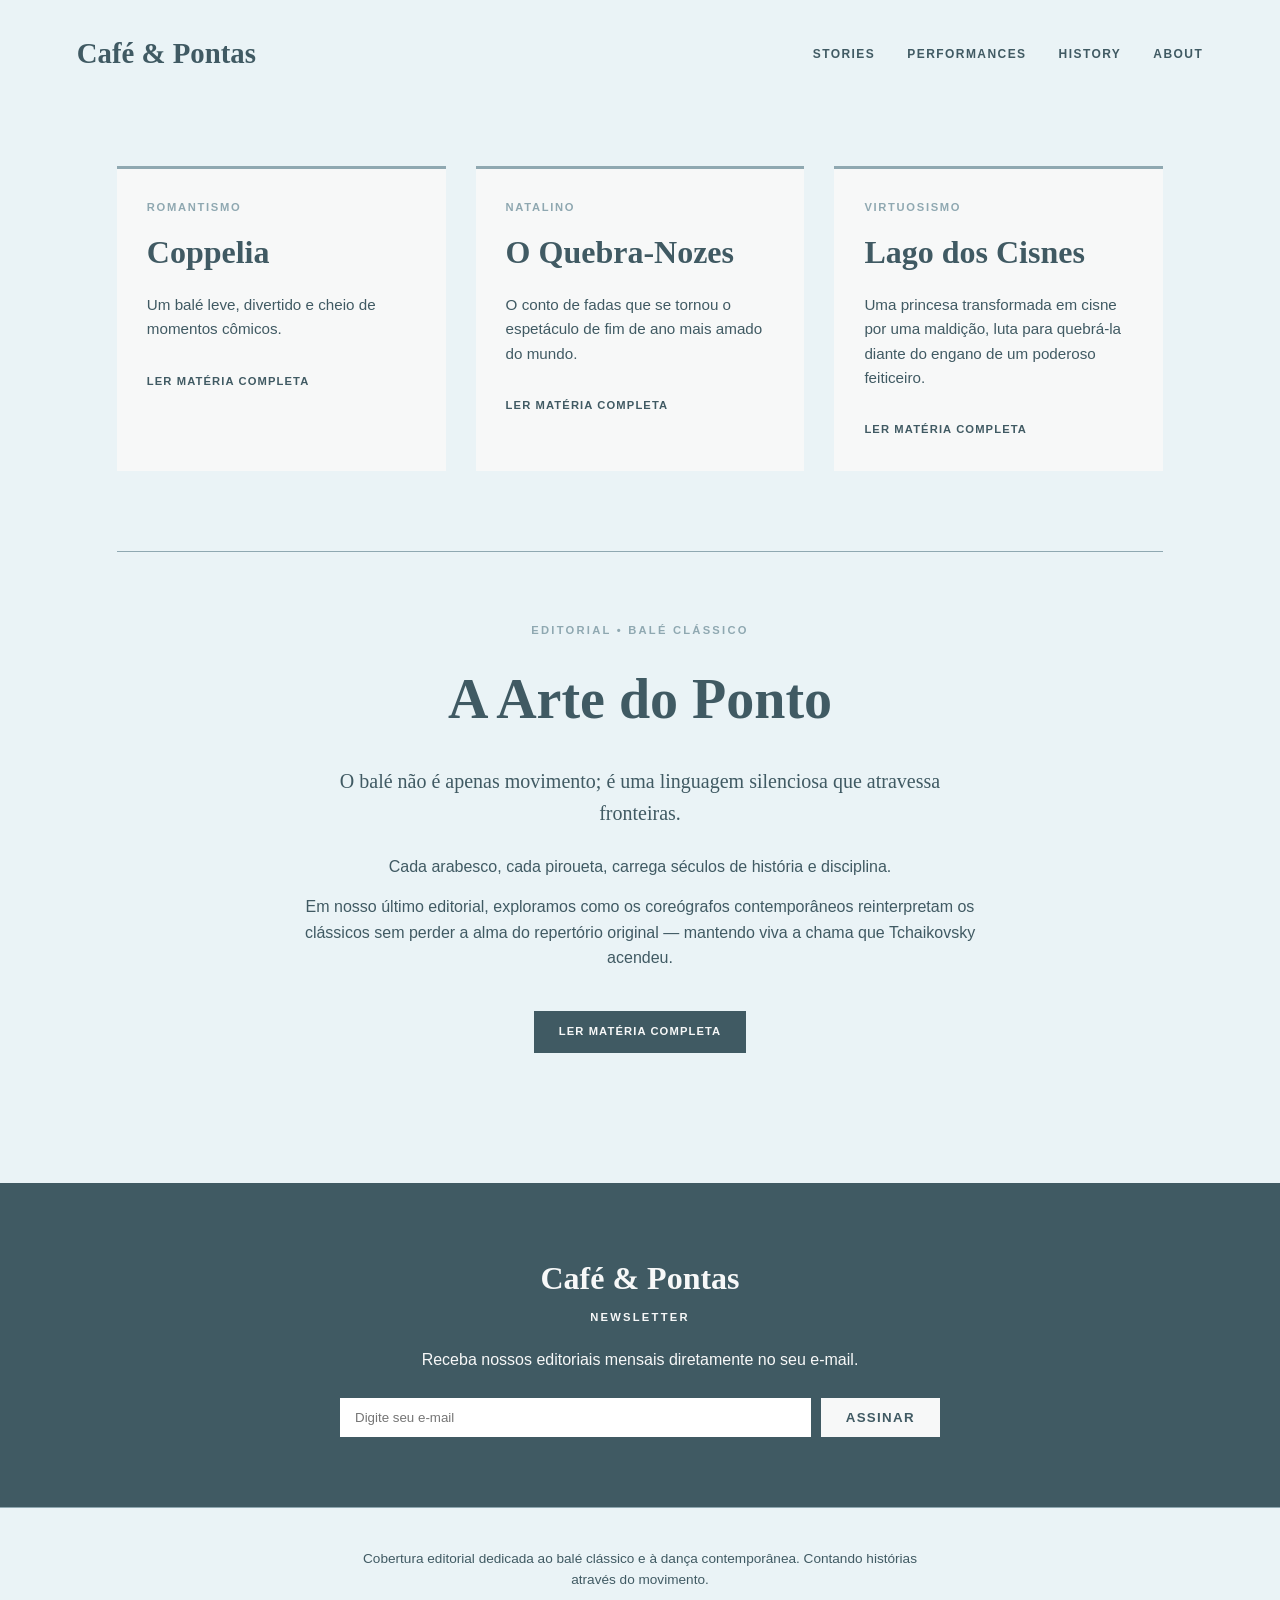
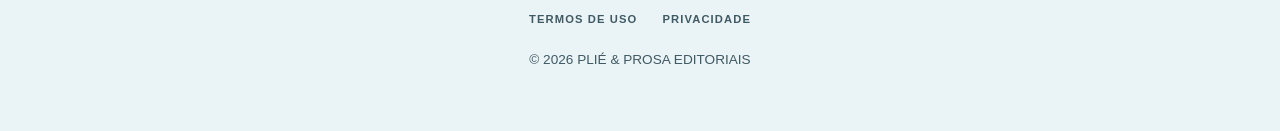
<file: index.html>
<!DOCTYPE html>
<html lang="pt-BR">

<head>
    <meta charset="UTF-8">
    <meta name="viewport" content="width=device-width, initial-scale=1.0">

    <title>Café & Pontas</title>

    <link rel="stylesheet" href="./css/style.css">

</head>

<body>

    <!-- CABEÇALHO -->
    <header>

        <a href="index.html" class="logo">
            Café & Pontas
        </a>

        <nav>
            <ul>
                <li>
                    <a href="#">STORIES</a>
                </li>

                <li>
                    <a href="#">PERFORMANCES</a>
                </li>

                <li>
                    <a href="#">HISTORY</a>
                </li>

                <li>
                    <a href="#">ABOUT</a>
                </li>
            </ul>
        </nav>

    </header>


    <!-- CONTEÚDO PRINCIPAL -->
    <main>

        <!-- MATÉRIAS EM DESTAQUE -->
        <section class="destaques">

            <article class="card-destaque">
                <span class="categoria">ROMANTISMO</span>

                <h2>Coppelia</h2>

                <p>
                    Um balé leve, divertido e cheio de momentos cômicos.
                </p>

                <a href="#" class="link-materia">
                    LER MATÉRIA COMPLETA
                </a>
            </article>


            <article class="card-destaque">
                <span class="categoria">NATALINO</span>

                <h2>O Quebra-Nozes</h2>

                <p>
                    O conto de fadas que se tornou o espetáculo
                    de fim de ano mais amado do mundo.
                </p>

                <a href="#" class="link-materia">
                    LER MATÉRIA COMPLETA
                </a>
            </article>


            <article class="card-destaque">
                <span class="categoria">VIRTUOSISMO</span>

                <h2>Lago dos Cisnes</h2>

                <p>
                    Uma princesa transformada em cisne por uma maldição, luta para quebrá-la diante do engano de um poderoso feiticeiro.
                </p>

                <a href="#" class="link-materia">
                    LER MATÉRIA COMPLETA
                </a>
            </article>

        </section>


        <!-- EDITORIAL -->
        <section class="editorial">

            <span class="editorial__categoria">
                EDITORIAL • BALÉ CLÁSSICO
            </span>

            <h1>A Arte do Ponto</h1>

            <p class="editorial__introducao">
                O balé não é apenas movimento; é uma linguagem
                silenciosa que atravessa fronteiras.
            </p>

            <p>
                Cada arabesco, cada piroueta, carrega séculos de
                história e disciplina.
            </p>

            <p>
                Em nosso último editorial, exploramos como os
                coreógrafos contemporâneos reinterpretam os
                clássicos sem perder a alma do repertório original —
                mantendo viva a chama que Tchaikovsky acendeu.
            </p>

            <a href="#" class="botao">
                LER MATÉRIA COMPLETA
            </a>

        </section>

    </main>


    <!-- NEWSLETTER -->
    <section class="newsletter">

        <div class="newsletter__conteudo">

            <h2>Café & Pontas</h2>

            <span>NEWSLETTER</span>

            <p>
                Receba nossos editoriais mensais diretamente
                no seu e-mail.
            </p>

            <form>

                <label for="email">
                    Seu e-mail
                </label>

                <input
                    type="email"
                    id="email"
                    name="email"
                    placeholder="Digite seu e-mail"
                >

                <button type="submit">
                    ASSINAR
                </button>

            </form>

        </div>

    </section>


    <!-- RODAPÉ -->
    <footer>

        <p>
            Cobertura editorial dedicada ao balé clássico e à
            dança contemporânea. Contando histórias através
            do movimento.
        </p>

        <div class="footer__links">

            <a href="#">TERMOS DE USO</a>

            <a href="#">PRIVACIDADE</a>

        </div>

        <p>
            © 2026 PLIÉ & PROSA EDITORIAIS
        </p>

    </footer>
    
    <script src="./js/main.js"></script>

</body>

</html>
</file>
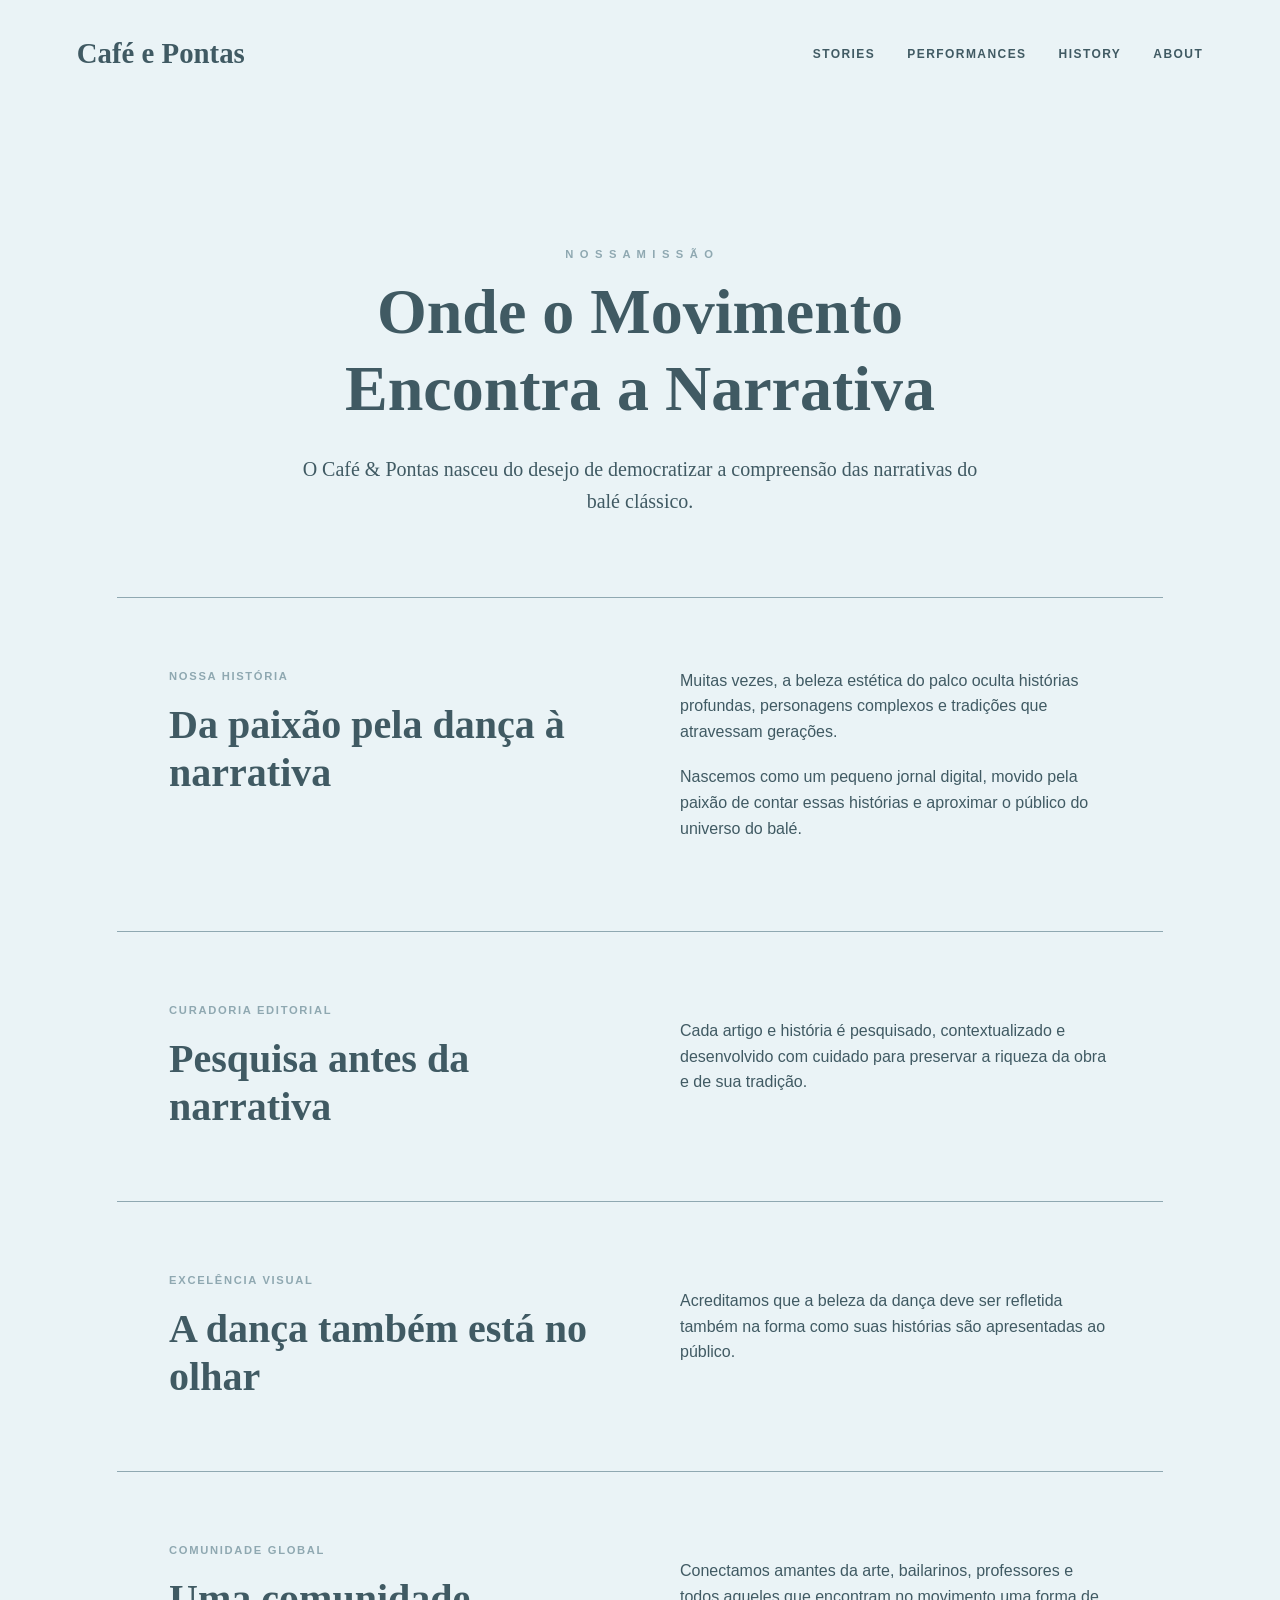
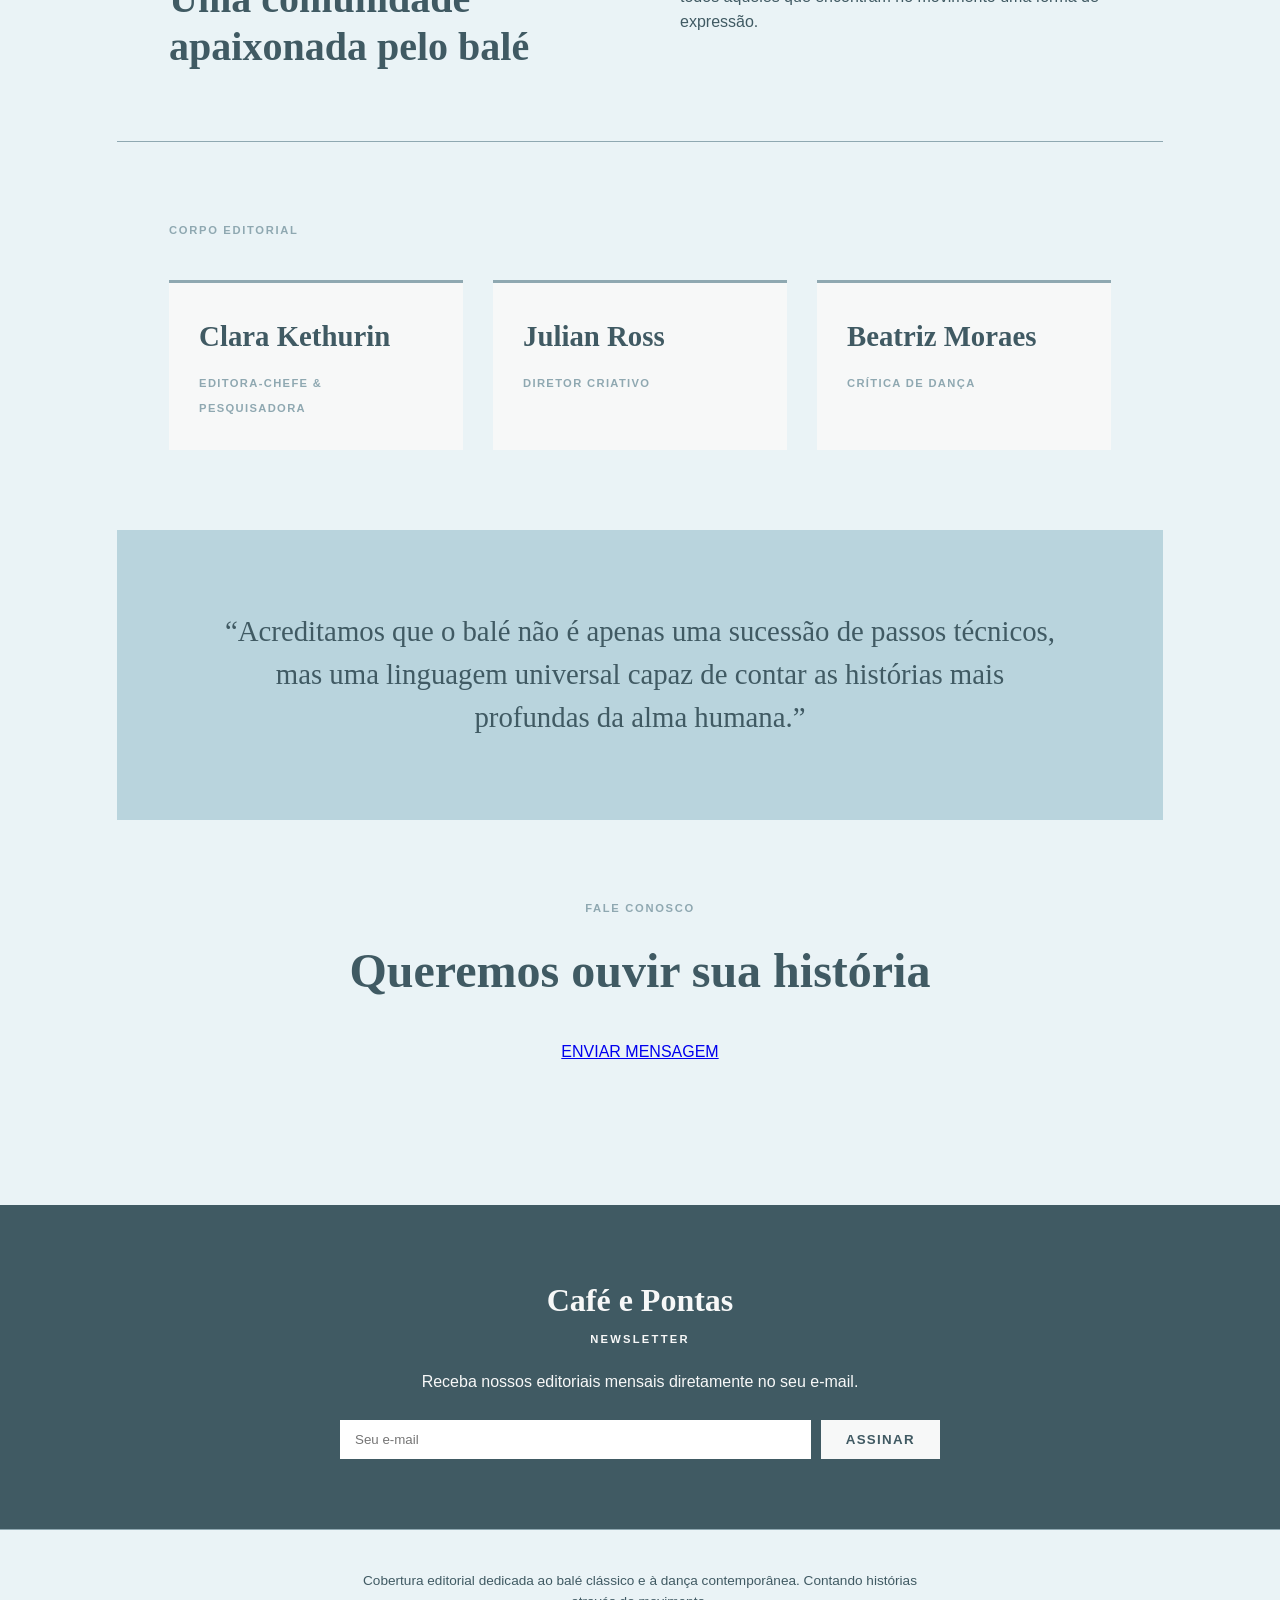
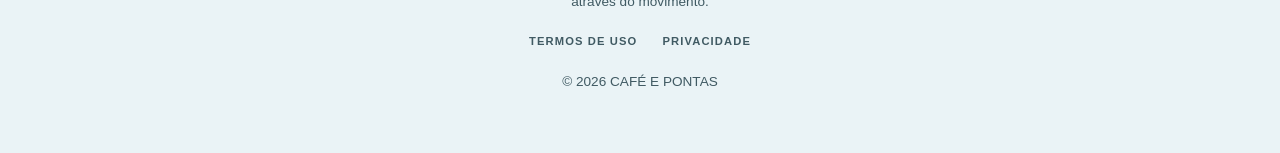
<file: about.html>
<!DOCTYPE html>
<html lang="pt-BR">

<head>
    <meta charset="UTF-8">
    <meta name="viewport" content="width=device-width, initial-scale=1.0">

    <title>Sobre | Café e Pontas</title>

    <link rel="stylesheet" href="./css/style.css">
</head>

<body>

    <header>

        <a href="index.html" class="logo">
            Café e Pontas
        </a>

        <nav>
            <ul>

                <li>
                    <a href="index.html">STORIES</a>
                </li>

                <li>
                    <a href="performances.html">PERFORMANCES</a>
                </li>

                <li>
                    <a href="history.html">HISTORY</a>
                </li>

                <li>
                    <a href="about.html">ABOUT</a>
                </li>

            </ul>
        </nav>

    </header>


    <main>

        <!-- MISSÃO -->

        <section class="missao">

            <span class="categoria">
                N O S S A M I S S Ã O
            </span>

            <h1>
                Onde o Movimento<br>
                Encontra a Narrativa
            </h1>

            <p class="missao__texto">
                O Café &amp; Pontas nasceu do desejo de democratizar
                a compreensão das narrativas do balé clássico.
            </p>

        </section>


        <!-- NOSSA HISTÓRIA -->

        <section class="sobre-bloco">

            <div class="sobre-bloco__titulo">

                <span class="categoria">
                    NOSSA HISTÓRIA
                </span>

                <h2>
                    Da paixão pela dança
                    à narrativa
                </h2>

            </div>

            <div class="sobre-bloco__texto">

                <p>
                    Muitas vezes, a beleza estética do palco oculta
                    histórias profundas, personagens complexos e
                    tradições que atravessam gerações.
                </p>

                <p>
                    Nascemos como um pequeno jornal digital,
                    movido pela paixão de contar essas histórias
                    e aproximar o público do universo do balé.
                </p>

            </div>

        </section>


        <!-- CURADORIA -->

        <section class="sobre-bloco">

            <div class="sobre-bloco__titulo">

                <span class="categoria">
                    CURADORIA EDITORIAL
                </span>

                <h2>
                    Pesquisa antes
                    da narrativa
                </h2>

            </div>

            <div class="sobre-bloco__texto">

                <p>
                    Cada artigo e história é pesquisado,
                    contextualizado e desenvolvido com cuidado
                    para preservar a riqueza da obra e de sua tradição.
                </p>

            </div>

        </section>


        <!-- EXCELÊNCIA VISUAL -->

        <section class="sobre-bloco">

            <div class="sobre-bloco__titulo">

                <span class="categoria">
                    EXCELÊNCIA VISUAL
                </span>

                <h2>
                    A dança também
                    está no olhar
                </h2>

            </div>

            <div class="sobre-bloco__texto">

                <p>
                    Acreditamos que a beleza da dança deve ser
                    refletida também na forma como suas histórias
                    são apresentadas ao público.
                </p>

            </div>

        </section>


        <!-- COMUNIDADE -->

        <section class="sobre-bloco">

            <div class="sobre-bloco__titulo">

                <span class="categoria">
                    COMUNIDADE GLOBAL
                </span>

                <h2>
                    Uma comunidade
                    apaixonada pelo balé
                </h2>

            </div>

            <div class="sobre-bloco__texto">

                <p>
                    Conectamos amantes da arte, bailarinos,
                    professores e todos aqueles que encontram
                    no movimento uma forma de expressão.
                </p>

            </div>

        </section>


        <!-- EQUIPE -->

        <section class="equipe">

            <span class="categoria">
                CORPO EDITORIAL
            </span>

            <div class="equipe__lista">

                <article>

                    <h2>
                        Clara Kethurin
                    </h2>

                    <span>
                        EDITORA-CHEFE &amp; PESQUISADORA
                    </span>

                </article>


                <article>

                    <h2>
                        Julian Ross
                    </h2>

                    <span>
                        DIRETOR CRIATIVO
                    </span>

                </article>


                <article>

                    <h2>
                        Beatriz Moraes
                    </h2>

                    <span>
                        CRÍTICA DE DANÇA
                    </span>

                </article>

            </div>

        </section>


        <!-- CITAÇÃO -->

        <section class="citacao">

            <blockquote>
                “Acreditamos que o balé não é apenas uma sucessão
                de passos técnicos, mas uma linguagem universal
                capaz de contar as histórias mais profundas
                da alma humana.”
            </blockquote>

        </section>


        <!-- CONTATO -->

        <section class="contato">

            <span class="categoria">
                FALE CONOSCO
            </span>

            <h2>
                Queremos ouvir sua história
            </h2>

            <a href="#" class="botao">
                ENVIAR MENSAGEM
            </a>

        </section>

    </main>


    <!-- NEWSLETTER -->

    <section class="newsletter">

        <div class="newsletter__conteudo">

            <h2>
                Café e Pontas
            </h2>

            <span>
                NEWSLETTER
            </span>

            <p>
                Receba nossos editoriais mensais diretamente no seu e-mail.
            </p>

            <form>

                <label for="email">
                    Seu e-mail
                </label>

                <input
                    type="email"
                    id="email"
                    name="email"
                    placeholder="Seu e-mail"
                >

                <button type="submit">
                    ASSINAR
                </button>

            </form>

        </div>

    </section>


    <!-- RODAPÉ -->

    <footer>

        <p>
            Cobertura editorial dedicada ao balé clássico
            e à dança contemporânea. Contando histórias
            através do movimento.
        </p>

        <div class="footer__links">

            <a href="#">
                TERMOS DE USO
            </a>

            <a href="#">
                PRIVACIDADE
            </a>

        </div>

        <p>
            © 2026 CAFÉ E PONTAS
        </p>

    </footer>

</body>

</html>
</file>
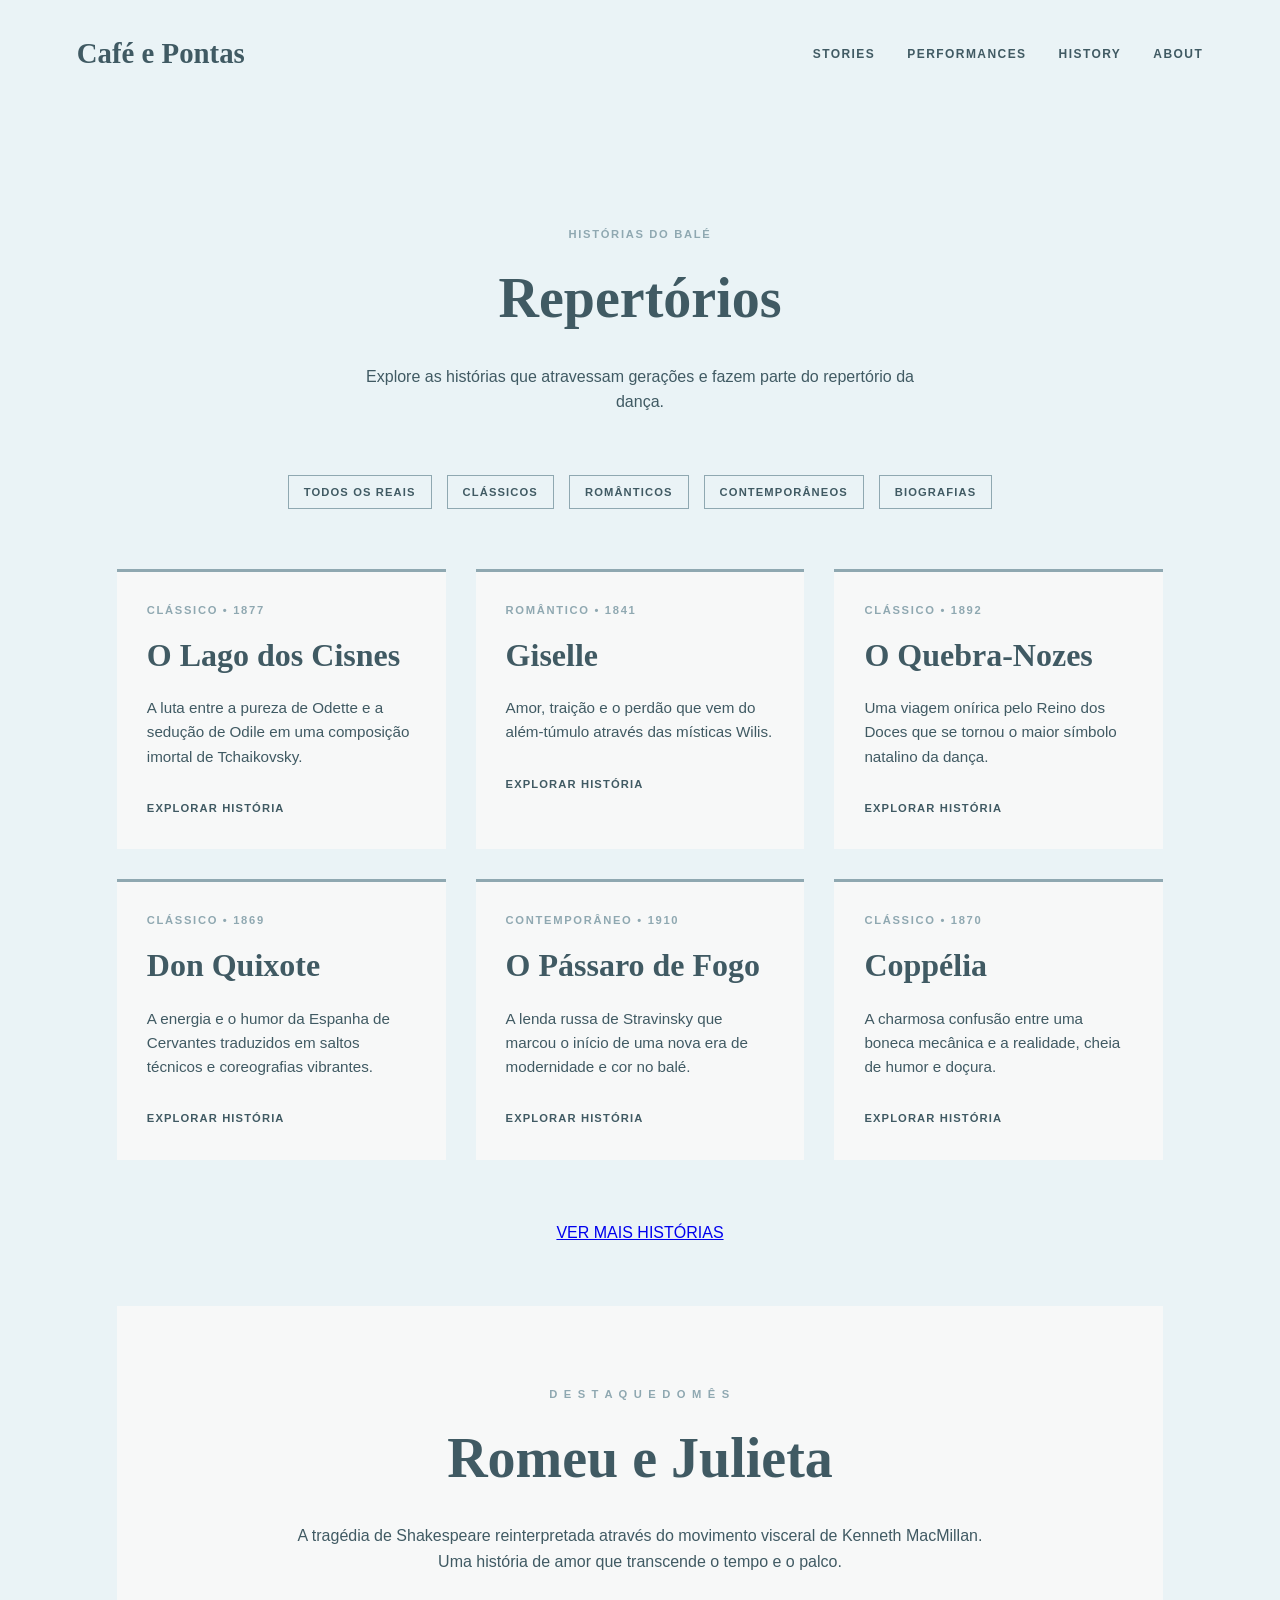
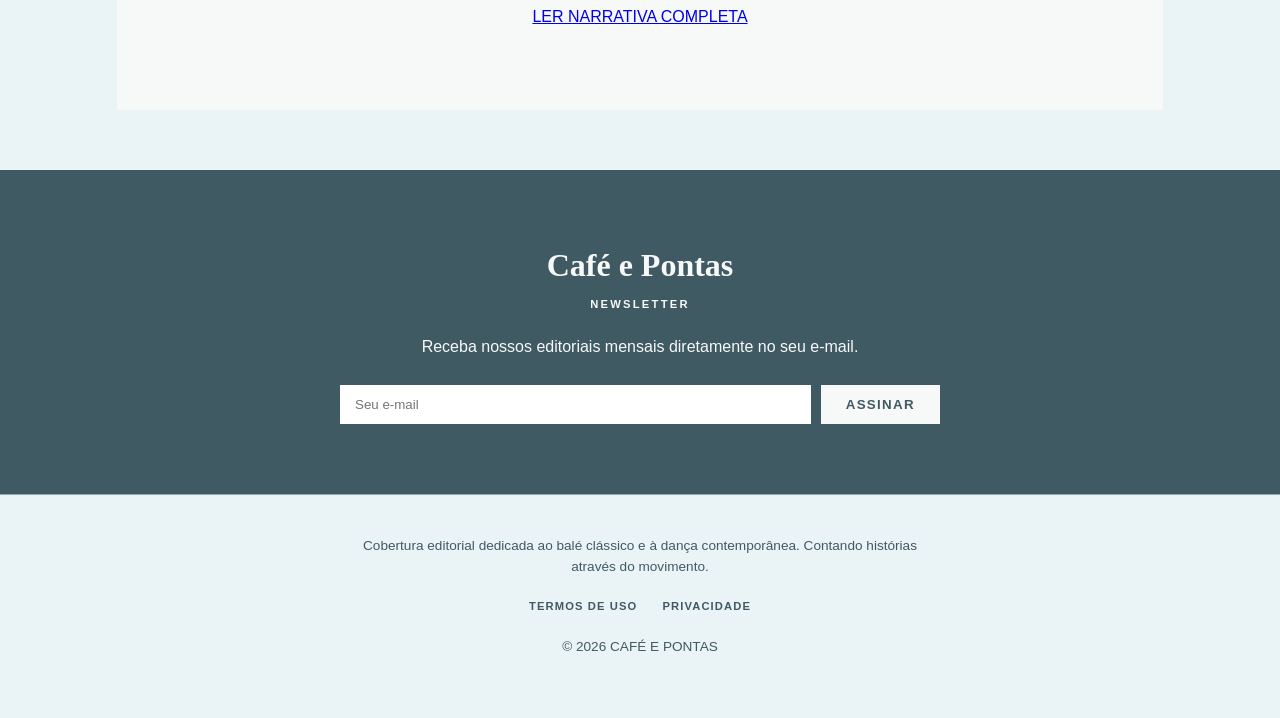
<file: history.html>
<!DOCTYPE html>
<html lang="pt-BR">

<head>
    <meta charset="UTF-8">
    <meta name="viewport" content="width=device-width, initial-scale=1.0">

    <title>Histórias | Café e Pontas</title>

    <link rel="stylesheet" href="./css/style.css">
</head>

<body>

    <header>

        <a href="index.html" class="logo">
            Café e Pontas
        </a>

        <nav>
            <ul>
                <li>
                    <a href="index.html">STORIES</a>
                </li>

                <li>
                    <a href="performances.html">PERFORMANCES</a>
                </li>

                <li>
                    <a href="history.html">HISTORY</a>
                </li>

                <li>
                    <a href="about.html">ABOUT</a>
                </li>
            </ul>
        </nav>

    </header>


    <main>

        <!-- INTRODUÇÃO -->

        <section class="history-intro">

            <span class="categoria">
                HISTÓRIAS DO BALÉ
            </span>

            <h1>
                Repertórios
            </h1>

            <p>
                Explore as histórias que atravessam gerações
                e fazem parte do repertório da dança.
            </p>

        </section>


        <!-- FILTROS -->

        <section class="history-filtros">

            <button type="button">TODOS OS REAIS</button>
            <button type="button">CLÁSSICOS</button>
            <button type="button">ROMÂNTICOS</button>
            <button type="button">CONTEMPORÂNEOS</button>
            <button type="button">BIOGRAFIAS</button>

        </section>


        <!-- HISTÓRIAS -->

        <section class="historias">

            <article class="historia-card">

                <span class="categoria" data-categoria="classico">
                    CLÁSSICO • 1877
                </span>

                <h2>
                    O Lago dos Cisnes
                </h2>

                <p>
                    A luta entre a pureza de Odette e a sedução
                    de Odile em uma composição imortal de Tchaikovsky.
                </p>

                <a href="#" class="link-materia">
                    EXPLORAR HISTÓRIA
                </a>

            </article>


            <article class="historia-card">

                <span class="categoria" data-categoria="romantico">
                    ROMÂNTICO • 1841
                </span>

                <h2>
                    Giselle
                </h2>

                <p>
                    Amor, traição e o perdão que vem do além-túmulo
                    através das místicas Wilis.
                </p>

                <a href="#" class="link-materia">
                    EXPLORAR HISTÓRIA
                </a>

            </article>


            <article class="historia-card">

                <span class="categoria" data-categoria="classico">
                    CLÁSSICO • 1892
                </span>

                <h2>
                    O Quebra-Nozes
                </h2>

                <p>
                    Uma viagem onírica pelo Reino dos Doces que se
                    tornou o maior símbolo natalino da dança.
                </p>

                <a href="#" class="link-materia">
                    EXPLORAR HISTÓRIA
                </a>

            </article>


            <article class="historia-card">

                <span class="categoria" data-categoria="classico">
                    CLÁSSICO • 1869
                </span>

                <h2>
                    Don Quixote
                </h2>

                <p>
                    A energia e o humor da Espanha de Cervantes
                    traduzidos em saltos técnicos e coreografias vibrantes.
                </p>

                <a href="#" class="link-materia">
                    EXPLORAR HISTÓRIA
                </a>

            </article>


            <article class="historia-card">

                <span class="categoria" data-categoria="contemporaneo">
                    CONTEMPORÂNEO • 1910
                </span>

                <h2>
                    O Pássaro de Fogo
                </h2>

                <p>
                    A lenda russa de Stravinsky que marcou o início
                    de uma nova era de modernidade e cor no balé.
                </p>

                <a href="#" class="link-materia">
                    EXPLORAR HISTÓRIA
                </a>

            </article>


            <article class="historia-card">

                <span class="categoria" data-categoria="classico">
                    CLÁSSICO • 1870
                </span>

                <h2>
                    Coppélia
                </h2>

                <p>
                    A charmosa confusão entre uma boneca mecânica
                    e a realidade, cheia de humor e doçura.
                </p>

                <a href="#" class="link-materia">
                    EXPLORAR HISTÓRIA
                </a>

            </article>

        </section>


        <!-- MAIS HISTÓRIAS -->

        <section class="mais-historias">

            <a href="#" class="botao">
                VER MAIS HISTÓRIAS
            </a>

        </section>


        <!-- DESTAQUE DO MÊS -->

        <section class="destaque-mes">

            <span class="categoria">
                D E S T A Q U E D O M Ê S
            </span>

            <h2>
                Romeu e Julieta
            </h2>

            <p>
                A tragédia de Shakespeare reinterpretada através
                do movimento visceral de Kenneth MacMillan.
                Uma história de amor que transcende o tempo e o palco.
            </p>

            <a href="#" class="botao">
                LER NARRATIVA COMPLETA
            </a>

        </section>

    </main>


    <!-- NEWSLETTER -->

    <section class="newsletter">

        <div class="newsletter__conteudo">

            <h2>
                Café e Pontas
            </h2>

            <span>
                NEWSLETTER
            </span>

            <p>
                Receba nossos editoriais mensais diretamente no seu e-mail.
            </p>

            <form>

                <label for="email">
                    Seu e-mail
                </label>

                <input
                    type="email"
                    id="email"
                    name="email"
                    placeholder="Seu e-mail"
                >

                <button type="submit">
                    ASSINAR
                </button>

            </form>

        </div>

    </section>


    <!-- RODAPÉ -->

    <footer>

        <p>
            Cobertura editorial dedicada ao balé clássico
            e à dança contemporânea. Contando histórias
            através do movimento.
        </p>

        <div class="footer__links">

            <a href="#">
                TERMOS DE USO
            </a>

            <a href="#">
                PRIVACIDADE
            </a>

        </div>

        <p>
            © 2026 CAFÉ E PONTAS
        </p>

    </footer>

</body>

</html>
</file>
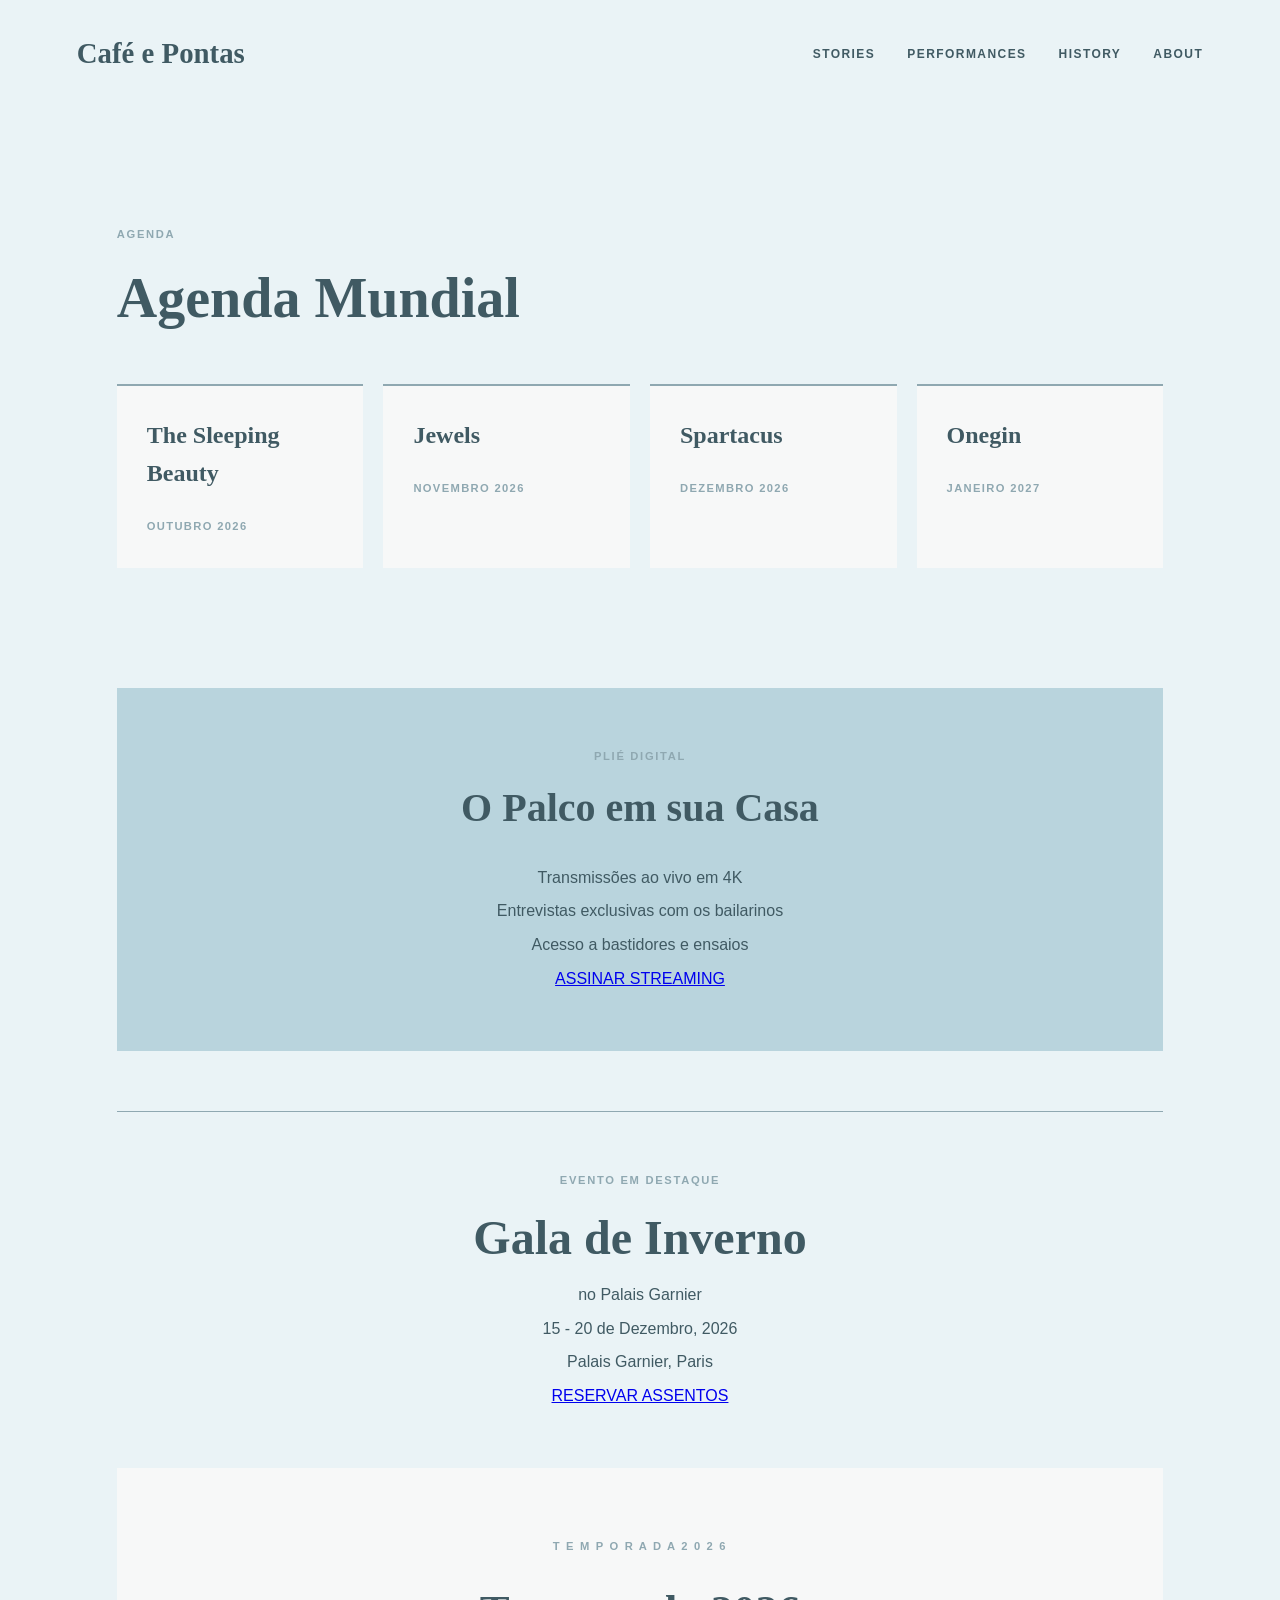
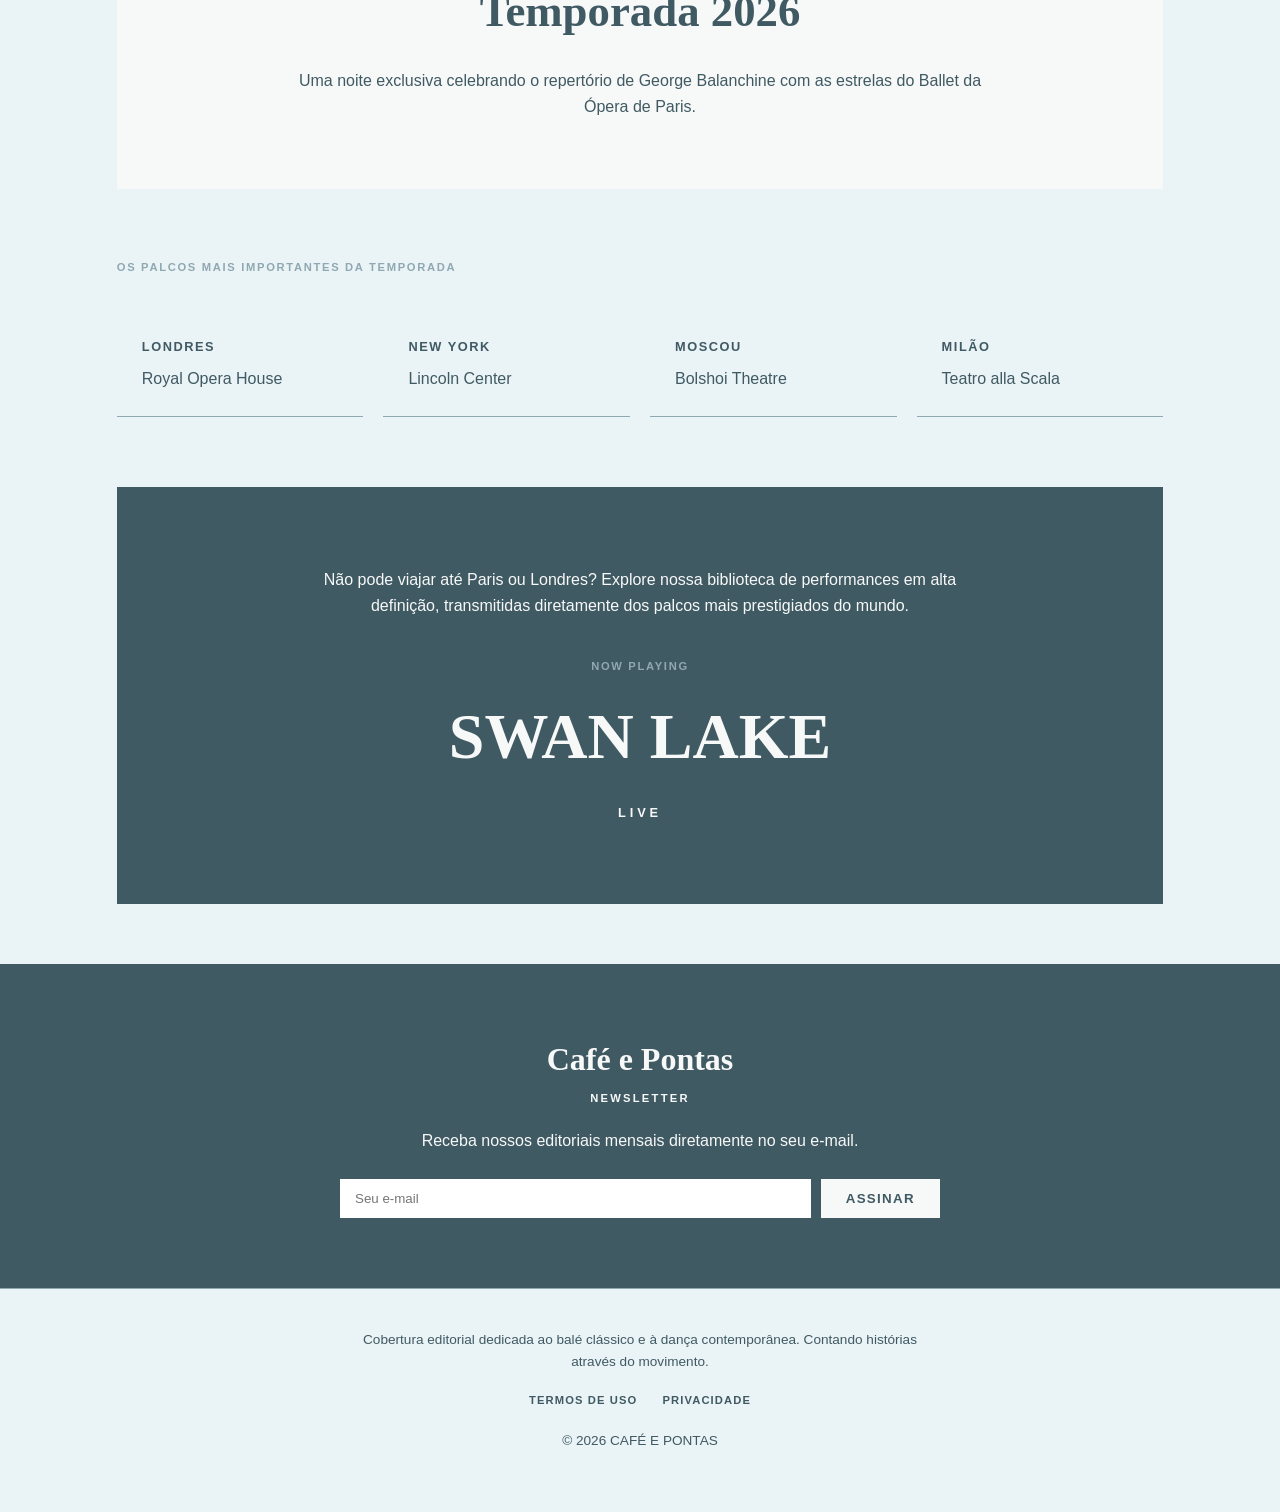
<file: performances.html>
<!DOCTYPE html>
<html lang="pt-BR">

<head>
    <meta charset="UTF-8">
    <meta name="viewport" content="width=device-width, initial-scale=1.0">

    <title>Performances | Café e Pontas</title>

    <link rel="stylesheet" href="./css/style.css">
</head>

<body>

    <!-- CABEÇALHO -->
    <header>

        <a href="index.html" class="logo">
            Café e Pontas
        </a>

        <nav>
            <ul>
                <li>
                    <a href="index.html">STORIES</a>
                </li>

                <li>
                    <a href="performances.html">PERFORMANCES</a>
                </li>

                <li>
                    <a href="#">HISTORY</a>
                </li>

                <li>
                    <a href="#">ABOUT</a>
                </li>
            </ul>
        </nav>

    </header>


    <!-- CONTEÚDO PRINCIPAL -->
    <main>

        <!-- AGENDA MUNDIAL -->
        <section class="agenda">

            <span class="categoria">
                AGENDA
            </span>

            <h1>Agenda Mundial</h1>

            <div class="agenda__lista">

                <article class="agenda__item">

                    <h2>The Sleeping Beauty</h2>

                    <span>OUTUBRO 2026</span>

                </article>


                <article class="agenda__item">

                    <h2>Jewels</h2>

                    <span>NOVEMBRO 2026</span>

                </article>


                <article class="agenda__item">

                    <h2>Spartacus</h2>

                    <span>DEZEMBRO 2026</span>

                </article>


                <article class="agenda__item">

                    <h2>Onegin</h2>

                    <span>JANEIRO 2027</span>

                </article>

            </div>

        </section>


        <!-- PLIÉ DIGITAL -->
        <section class="plie-digital">

            <span class="categoria">
                PLIÉ DIGITAL
            </span>

            <h2>O Palco em sua Casa</h2>

            <p>
                Transmissões ao vivo em 4K
            </p>

            <p>
                Entrevistas exclusivas com os bailarinos
            </p>

            <p>
                Acesso a bastidores e ensaios
            </p>

            <a href="#" class="botao">
                ASSINAR STREAMING
            </a>

        </section>


        <!-- EVENTO EM DESTAQUE -->
        <section class="evento">

            <span class="categoria">
                EVENTO EM DESTAQUE
            </span>

            <h2>Gala de Inverno</h2>

            <p>
                no Palais Garnier
            </p>

            <p>
                15 - 20 de Dezembro, 2026
            </p>

            <p>
                Palais Garnier, Paris
            </p>

            <a href="#" class="botao">
                RESERVAR ASSENTOS
            </a>

        </section>


        <!-- TEMPORADA 2026 -->
        <section class="temporada">

            <span class="categoria">
                T E M P O R A D A 2 0 2 6
            </span>

            <h2>Temporada 2026</h2>

            <p>
                Uma noite exclusiva celebrando o repertório de
                George Balanchine com as estrelas do Ballet da
                Ópera de Paris.
            </p>

        </section>


        <!-- PRINCIPAIS PALCOS -->
        <section class="palcos">

            <span class="categoria">
                OS PALCOS MAIS IMPORTANTES DA TEMPORADA
            </span>

            <div class="palcos__lista">

                <article>
                    <h3>LONDRES</h3>
                    <p>Royal Opera House</p>
                </article>


                <article>
                    <h3>NEW YORK</h3>
                    <p>Lincoln Center</p>
                </article>


                <article>
                    <h3>MOSCOU</h3>
                    <p>Bolshoi Theatre</p>
                </article>


                <article>
                    <h3>MILÃO</h3>
                    <p>Teatro alla Scala</p>
                </article>

            </div>

        </section>


        <!-- SWAN LAKE LIVE -->
        <section class="swan-lake">

            <p>
                Não pode viajar até Paris ou Londres?
                Explore nossa biblioteca de performances em
                alta definição, transmitidas diretamente dos
                palcos mais prestigiados do mundo.
            </p>

            <span class="categoria">
                NOW PLAYING
            </span>

            <h2>SWAN LAKE</h2>

            <span class="live">
                LIVE
            </span>

        </section>

    </main>


    <!-- NEWSLETTER -->
    <section class="newsletter">

        <div class="newsletter__conteudo">

            <h2>Café e Pontas</h2>

            <span>NEWSLETTER</span>

            <p>
                Receba nossos editoriais mensais diretamente
                no seu e-mail.
            </p>

            <form>

                <label for="email">
                    Seu e-mail
                </label>

                <input
                    type="email"
                    id="email"
                    name="email"
                    placeholder="Seu e-mail"
                >

                <button type="submit">
                    ASSINAR
                </button>

            </form>

        </div>

    </section>


    <!-- RODAPÉ -->
    <footer>

        <p>
            Cobertura editorial dedicada ao balé clássico e à
            dança contemporânea. Contando histórias através
            do movimento.
        </p>

        <div class="footer__links">

            <a href="#">TERMOS DE USO</a>

            <a href="#">PRIVACIDADE</a>

        </div>

        <p>
            © 2026 CAFÉ E PONTAS
        </p>

    </footer>


</body>

</html>
</file>
<file: css/style.css>
@import url("./base/_normalize.css");
@import url("./base/_variables.css"); /*cores*/
@import url("./base/_base.css"); /*regras gerais*/
@import url("./base/_responsive.css");

@import url("./layout/_header.css"); 
@import url("./layout/_navigation.css"); /*botões*/
@import url("./layout/_main.css");
@import url("./layout/_section-layout.css"); /*matérias em destaque*/
@import url('./layout/_footer.css');

@import url("./components/_card.css");
@import url("./components/_section-components.css");
@import url("./components/_newsletter.css");

@import url("./pages/_performances.css");
@import url("./pages/_history.css");
@import url("./pages/_about.css");
</file>
